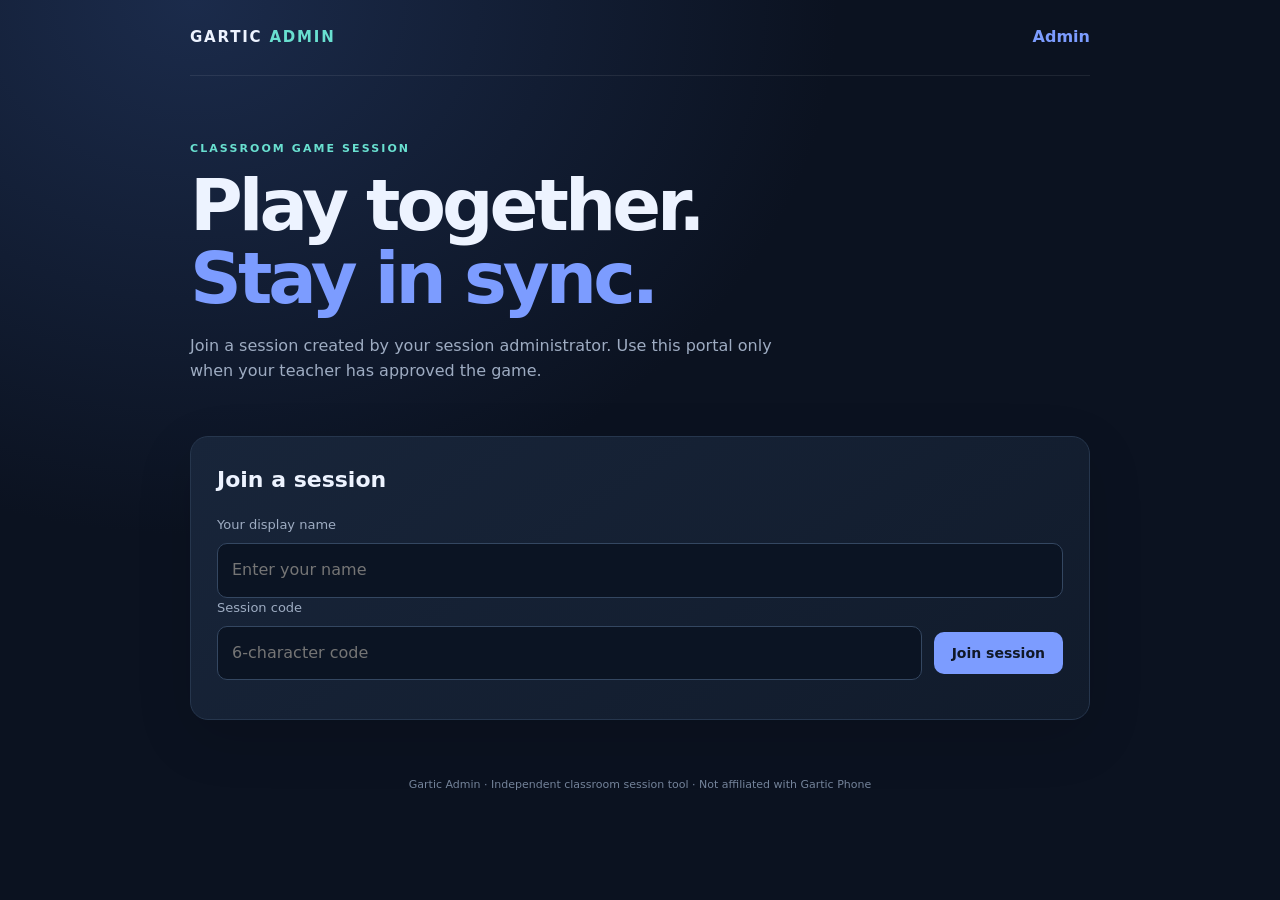
<file: index.html>
<!doctype html>
<html lang="en">
<head>
  <meta charset="utf-8">
  <meta name="viewport" content="width=device-width, initial-scale=1">
  <meta name="theme-color" content="#101827">
  <title>Gartic Admin | Student Portal</title>
  <link rel="stylesheet" href="style.css">
</head>
<body data-page="student">
  <main class="shell">
    <header class="topbar"><a class="brand" href="index.html">GARTIC <span>ADMIN</span></a><a class="quiet-link" href="admin.html">Admin</a></header>
    <section class="hero">
      <p class="eyebrow">CLASSROOM GAME SESSION</p>
      <h1>Play together.<br><span>Stay in sync.</span></h1>
      <p class="lede">Join a session created by your session administrator. Use this portal only when your teacher has approved the game.</p>
    </section>
    <section class="panel" id="join-panel">
      <h2>Join a session</h2>
      <form id="join-form">
        <label for="student-name">Your display name</label><input id="student-name" maxlength="24" autocomplete="nickname" placeholder="Enter your name" required><label for="room-code">Session code</label>
        <div class="join-row"><input id="room-code" name="code" maxlength="6" autocomplete="off" placeholder="6-character code" required><button class="primary" type="submit">Join session</button></div>
      </form>
      <p class="message" id="join-message" aria-live="polite"></p>
    </section>
    <section class="panel hidden" id="waiting-panel"><p class="eyebrow">WAITING ROOM</p><h2>Waiting for approval</h2><p id="waiting-status" class="muted">The administrator will approve your request to join.</p></section>
    <section class="panel hidden" id="session-panel">
      <div class="session-head"><div><p class="eyebrow">SESSION ACTIVE</p><h2>You're connected</h2></div><span class="live-dot">LIVE</span></div>
      <p id="session-status">Waiting for session details…</p><div class="announcement hidden" id="student-announcement" role="status"></div><div class="private-warning hidden" id="student-warning" role="alert"></div><p class="small muted" id="portal-control-note">The administrator can disconnect this portal at any time.</p>
      <div class="notice"><strong id="student-game-title">Your game room</strong><p id="student-game-help">Use the link to open the exact private room supplied by the administrator. If the game does not load inside this portal, open it separately.</p><a class="text-link" id="game-room-link" href="#" target="_blank" rel="noopener noreferrer">Open private game room ↗</a></div>
      <div class="student-message-box"><form id="student-message-form"><label for="student-message">Message the administrator</label><div class="join-row"><input id="student-message" maxlength="300" placeholder="Write a message…" required><button class="secondary" type="submit">Send</button></div></form><p class="message" id="student-message-status" aria-live="polite"></p></div><div class="button-row game-actions"><button class="secondary" id="student-fullscreen-button" type="button">Enter full screen ⛶</button></div><section class="notice monitor-consent" id="student-monitor-panel"><strong>Teacher Live Monitor</strong><p id="student-monitor-status">Your teacher may request a voluntary screen share. You choose what to share in the browser prompt, and can stop at any time.</p><div class="button-row"><button class="primary" id="student-share-button" type="button" disabled>Share selected game screen</button><button class="danger hidden" id="student-stop-share-button" type="button">Stop sharing</button></div></section><div class="game-frame" id="student-game-container"><iframe id="game-frame" title="Private Gartic Phone room" src="about:blank" allow="fullscreen; clipboard-read; clipboard-write" referrerpolicy="strict-origin-when-cross-origin"></iframe></div>
      <p class="small muted">Keep this portal open during the session so it can receive session updates.</p>
    </section>
    <section class="panel ended hidden" id="ended-panel" role="status"><div class="end-icon">✓</div><h2>Session ended</h2><p>The administrator has ended this managed session. You are disconnected from the portal.</p><button class="secondary" id="back-button" type="button">Back to join page</button></section>
    <footer>Gartic Admin · Independent classroom session tool · Not affiliated with Gartic Phone</footer>
  </main>
  <script src="app.js"></script>
</body>
</html>
</file>
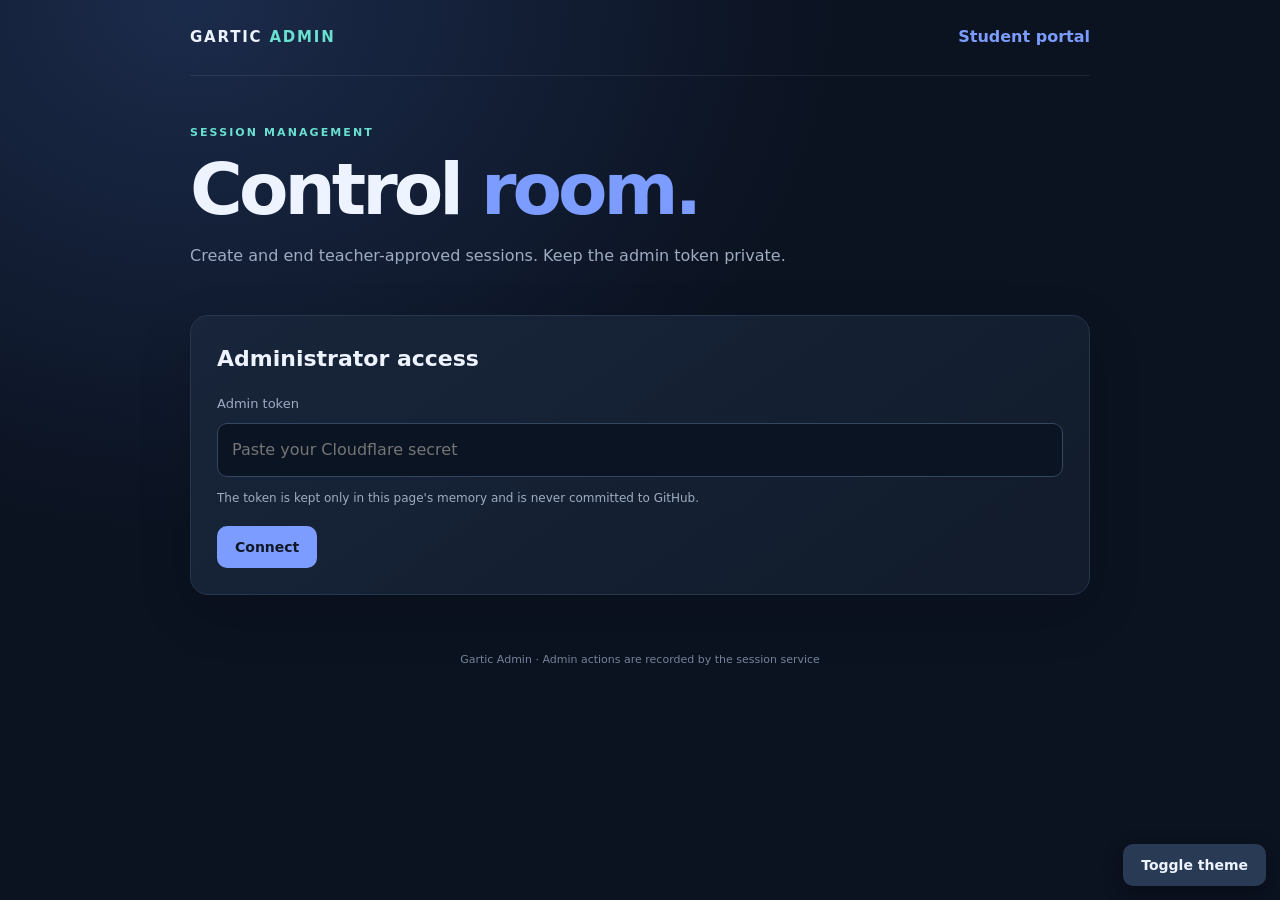
<file: admin.html>
<!doctype html>
<html lang="en">
<head>
  <meta charset="utf-8">
  <meta name="viewport" content="width=device-width, initial-scale=1">
  <meta name="theme-color" content="#101827">
  <title>Gartic Admin | Control Room</title>
  <link rel="stylesheet" href="style.css">
</head>
<body data-page="admin">
  <main class="shell">
    <header class="topbar"><a class="brand" href="index.html">GARTIC <span>ADMIN</span></a><a class="quiet-link" href="index.html">Student portal</a></header>
    <section class="hero compact"><p class="eyebrow">SESSION MANAGEMENT</p><h1>Control <span>room.</span></h1><p class="lede">Create and end teacher-approved sessions. Keep the admin token private.</p></section>
    <section class="panel">
      <h2>Administrator access</h2>
      <label for="admin-token">Admin token</label>
      <input id="admin-token" type="password" autocomplete="off" placeholder="Paste your Cloudflare secret">
      <p class="small muted">The token is kept only in this page's memory and is never committed to GitHub.</p>
      <div class="button-row"><button class="primary" id="connect-button" type="button">Connect</button><span class="message" id="admin-message" aria-live="polite"></span></div>
    </section>
    <section class="panel hidden" id="room-creator-panel">
      <div class="session-head"><div><p class="eyebrow">ROOM CREATOR</p><h2>Create your Gartic Phone room</h2></div><span class="status-pill">EMBEDDED</span></div>
      <p class="small muted">For Gartic Phone, create a private room below. For Make it Meme, create a private lobby on the official site using the link below. Copy the game invitation URL and paste it into the session controls.</p><p class="small"><a class="text-link" href="https://makeitmeme.com/" target="_blank" rel="noopener noreferrer">Open official Make it Meme ↗</a></p>
      <div class="button-row room-tools"><button class="secondary" id="room-fullscreen-button" type="button">Enter full screen ⛶</button></div>
      <div class="room-creator-frame" id="room-creator-container"><iframe id="room-creator-frame" title="Gartic Phone room creator" src="https://garticphone.com/" allow="fullscreen; clipboard-read; clipboard-write" referrerpolicy="strict-origin-when-cross-origin"></iframe></div>
      <p class="small"><a class="text-link" href="https://garticphone.com/" target="_blank" rel="noopener noreferrer">Open official Gartic Phone in a separate tab ↗</a></p>
    </section>
    <section class="panel hidden" id="controls-panel">
      <div class="session-head"><div><p class="eyebrow">CURRENT STATUS</p><h2 id="admin-status">No active session</h2></div><span class="status-pill" id="status-pill">IDLE</span></div>
      <label for="game-type">Choose game</label><select id="game-type"><option value="garticphone">Gartic Phone</option><option value="makeitmeme">Make it Meme</option></select>
      <label for="game-url">Private game invitation URL</label>
      <input id="game-url" type="url" inputmode="url" autocomplete="url" placeholder="https://garticphone.com/..." required>
      <p class="small muted" id="game-url-help">Create a private Gartic Phone room in the panel above, then paste its invitation URL. Only official game links are accepted.</p>
      <div class="control-grid"><div><label for="duration-minutes">Session duration in minutes (0 = unlimited)</label><input id="duration-minutes" type="number" min="0" max="360" value="0"></div><div><label for="session-countdown">Time remaining</label><input id="session-countdown" value="Not timed" readonly></div></div><div class="code-display hidden" id="code-display"><span>SESSION CODE</span><strong id="session-code">------</strong></div>
      <p class="small" id="active-room-wrap" hidden>Active room: <a class="text-link" id="admin-game-link" href="#" target="_blank" rel="noopener noreferrer">Open private room ↗</a></p>
      <div class="button-row"><button class="primary" id="start-button" type="button">Start session</button><button class="secondary" id="lock-button" type="button" disabled>Lock new joins</button><button class="secondary" id="regenerate-code-button" type="button" disabled>Regenerate code</button><button class="danger" id="end-button" type="button" disabled>Force disconnect all</button></div>
      <div class="control-grid"><div><label for="max-participants">Maximum participants (0 = unlimited)</label><input id="max-participants" type="number" min="0" max="200" value="0"></div><label class="check-label"><input id="waiting-room-toggle" type="checkbox"> Require admin approval for new students</label></div><div class="button-row"><button class="secondary" id="save-settings-button" type="button">Save settings</button><button class="secondary" id="pause-button" type="button" disabled>Pause session</button></div><h3>Announcement to everyone</h3><label for="announcement-template">Quick message</label><select id="announcement-template"><option value="">Choose a template…</option><option>Session starts now. Please join.</option><option>We are taking a short break.</option><option>Five minutes remaining.</option><option>Please follow the classroom rules.</option><option>The session is ending now.</option></select><div class="join-row"><input id="announcement-input" maxlength="240" placeholder="Type an announcement"><button class="secondary" id="announce-button" type="button">Publish</button></div><h3>Session presets</h3><div class="join-row"><input id="preset-name" maxlength="30" placeholder="Preset name"><select id="preset-select"><option value="">Saved presets…</option></select><button class="secondary" id="save-preset-button" type="button">Save preset</button><button class="secondary" id="load-preset-button" type="button">Load</button></div><h3>Live Monitor · View only</h3><p class="small muted">Request a voluntary screen share from one approved student. The student must approve it in their browser. You can view the shared screen but cannot control their device.</p><div class="monitor-view"><video id="monitor-video" autoplay playsinline muted></video><p id="monitor-status" class="small muted">No student screen is being viewed.</p><button class="danger" id="stop-monitor-button" type="button" disabled>Stop viewing</button></div><h3>Participants</h3><input id="participant-search" placeholder="Search participants…">
      <p class="small muted">Participants currently checking in through this portal. A disconnected or offline browser will disappear after about 20 seconds.</p>
      <div id="participant-list" class="participant-list"><p class="small muted">No participants connected.</p></div>
      <p class="small muted">Force disconnect ends the managed session for everyone. Pause/resume changes the portal status only; it cannot pause the external Gartic Phone game itself.</p><div class="button-row"><button class="secondary" id="export-attendance-button" type="button">Export attendance CSV</button></div><h3>Messages from students</h3><div id="message-list" class="event-list"><p class="small muted">No messages yet.</p></div><h3>Activity log</h3><div id="activity-list" class="event-list"><p class="small muted">No activity yet.</p></div><h3>Previous sessions</h3><div id="history-list" class="event-list"><p class="small muted">No previous sessions.</p></div>
    </section>
    <footer>Gartic Admin · Admin actions are recorded by the session service</footer>
  </main>
  <script src="app.js"></script>
</body>
</html>
</file>
<file: style.css>
:root{color-scheme:dark;--bg:#0b1220;--panel:#141f31;--line:#26364d;--text:#edf3ff;--muted:#9eacc2;--blue:#7c9cff;--cyan:#69e0d0;--red:#ff6d7d}*{box-sizing:border-box}body{margin:0;min-height:100vh;background:radial-gradient(ellipse at 15% 0%,#1b2b4b 0,transparent 42%),var(--bg);color:var(--text);font:16px/1.55 system-ui,-apple-system,Segoe UI,sans-serif}.shell{width:min(900px,calc(100% - 36px));margin:0 auto}.topbar{height:76px;display:flex;align-items:center;justify-content:space-between;border-bottom:1px solid #ffffff14}.brand{font-size:15px;font-weight:900;letter-spacing:.12em;color:var(--text);text-decoration:none}.brand span{color:var(--cyan)}.quiet-link,.text-link{color:var(--blue);text-decoration:none;font-weight:650}.hero{padding:64px 0 34px}.hero.compact{padding:48px 0 28px}.eyebrow{font-size:11px;letter-spacing:.19em;font-weight:800;color:var(--cyan);margin:0 0 12px}.hero h1{font-size:clamp(42px,8vw,72px);line-height:1.02;letter-spacing:-.055em;margin:0}.hero h1 span{color:var(--blue)}.lede{color:var(--muted);max-width:610px;margin:18px 0 0}.panel{background:linear-gradient(145deg,#18253a,#111b2b);border:1px solid var(--line);border-radius:18px;padding:26px;margin:18px 0;box-shadow:0 18px 55px #0002}.panel h2{margin:0 0 18px;font-size:22px}label{display:block;font-size:13px;color:var(--muted);margin:0 0 8px}input{width:100%;min-width:0;background:#0b1423;color:var(--text);border:1px solid #344761;border-radius:10px;padding:14px;font:inherit;outline:none}input:focus{border-color:var(--blue);box-shadow:0 0 0 3px #7c9cff22}.join-row,.button-row{display:flex;gap:12px;align-items:center}.join-row input{flex:1}.button-row{margin-top:18px;flex-wrap:wrap}button{border:0;border-radius:10px;padding:13px 18px;font:700 14px system-ui;cursor:pointer}.primary{background:var(--blue);color:#101827}.secondary{background:#293a54;color:var(--text)}.danger{background:#542634;color:#ffdce1}.danger:disabled{opacity:.4;cursor:not-allowed}.message{font-size:13px;color:var(--muted)}.small{font-size:12px}.muted{color:var(--muted)}.hidden{display:none!important}.session-head{display:flex;align-items:center;justify-content:space-between;gap:16px}.session-head h2{margin:0}.live-dot,.status-pill{font-size:11px;font-weight:850;letter-spacing:.12em;color:var(--cyan);border:1px solid #69e0d055;background:#69e0d012;padding:6px 10px;border-radius:99px}.notice{margin:22px 0;padding:18px;border-radius:12px;background:#0c1728;border:1px solid #2b3d57}.notice p{color:var(--muted);margin:6px 0 12px;font-size:13px}.game-frame{height:min(62vh,580px);min-height:340px;border-radius:12px;overflow:hidden;border:1px solid var(--line);background:#080d16}.game-frame iframe{width:100%;height:100%;border:0;background:#080d16}.ended{text-align:center;padding:42px 26px}.end-icon{margin:0 auto 16px;width:48px;height:48px;border-radius:50%;display:grid;place-items:center;background:#69e0d01c;color:var(--cyan);font-size:24px}.code-display{margin:24px 0;padding:18px;background:#0b1423;border:1px dashed #52698b;border-radius:12px;display:flex;align-items:center;justify-content:space-between}.code-display span{font-size:11px;letter-spacing:.15em;color:var(--muted);font-weight:800}.code-display strong{font-size:28px;letter-spacing:.18em;color:var(--cyan)}footer{padding:38px 0 28px;text-align:center;color:#74839a;font-size:11px}@media(max-width:560px){.hero{padding-top:44px}.panel{padding:20px}.join-row{align-items:stretch;flex-direction:column}.join-row button{width:100%}.code-display{align-items:flex-start;flex-direction:column;gap:8px}.game-frame{min-height:280px}.session-head{align-items:flex-start}}
.room-creator-frame{height:min(70vh,680px);min-height:420px;margin:18px 0 10px;border:1px solid var(--line);border-radius:12px;overflow:hidden;background:#080d16}.room-creator-frame iframe{display:block;width:100%;height:100%;border:0;background:#080d16}@media(max-width:560px){.room-creator-frame{height:65vh;min-height:360px}}

.participant-list{display:grid;gap:8px;margin:12px 0 18px}.participant-row{display:flex;align-items:center;justify-content:space-between;gap:12px;padding:10px 12px;border:1px solid var(--line);border-radius:10px;background:#0b1423}.participant-row button{padding:8px 12px;font-size:12px}.participant-row span{font-size:13px;color:var(--text)}

.control-grid{display:grid;grid-template-columns:1fr 1fr;gap:16px;margin:18px 0}.check-label{display:flex;align-items:center;gap:10px}.check-label input{width:auto}.announcement{padding:13px 16px;margin:14px 0;border:1px solid #69e0d055;background:#69e0d012;border-radius:10px;color:var(--cyan);font-weight:700}.event-list{display:grid;gap:7px;margin:10px 0 20px}.event-row{display:flex;justify-content:space-between;gap:12px;padding:9px 11px;border:1px solid var(--line);border-radius:9px;background:#0b1423;font-size:12px}.event-row time{color:var(--muted);white-space:nowrap;font-size:10px}.student-message-box{margin:18px 0}.theme-toggle{position:fixed;right:14px;bottom:14px;z-index:5;background:#293a54;color:var(--text);box-shadow:0 5px 20px #0005}.light-mode{--bg:#eef3fa;--panel:#fff;--line:#d2dbea;--text:#172338;--muted:#52627a;color:var(--text);background:var(--bg)}.light-mode .panel{background:#fff}.light-mode input,.light-mode .event-row,.light-mode .participant-row{background:#f7f9fc;color:#172338}.light-mode .notice{background:#f4f7fc}.light-mode .event-row{border-color:var(--line)}@media(max-width:600px){.control-grid{grid-template-columns:1fr}.event-row{flex-direction:column}.event-row time{white-space:normal}}

select,textarea{width:100%;min-width:0;background:#0b1423;color:var(--text);border:1px solid #344761;border-radius:10px;padding:14px;font:inherit;outline:none}select:focus,textarea:focus{border-color:var(--blue);box-shadow:0 0 0 3px #7c9cff22}select option{background:#0b1423;color:var(--text)}button:disabled{opacity:.55;cursor:not-allowed}.join-row select{flex:1;min-width:0}


/* Student game full-screen mode */
#student-game-container:fullscreen{width:100vw;height:100vh;max-width:none;min-height:0;margin:0;border:0;border-radius:0;background:#080d16}
#student-game-container:fullscreen iframe{display:block;width:100%;height:100%;min-height:0}
.game-actions{margin:14px 0 8px}
@media(max-width:560px){.game-actions button{width:100%}}

.monitor-view{padding:14px;border:1px solid var(--line);border-radius:12px;background:#0b1423;margin:12px 0 20px}.monitor-view video{display:block;width:100%;max-height:55vh;min-height:180px;object-fit:contain;background:#05080e;border-radius:8px}.monitor-view button{margin-top:8px}.monitor-consent .button-row{margin-top:8px}
</file>
